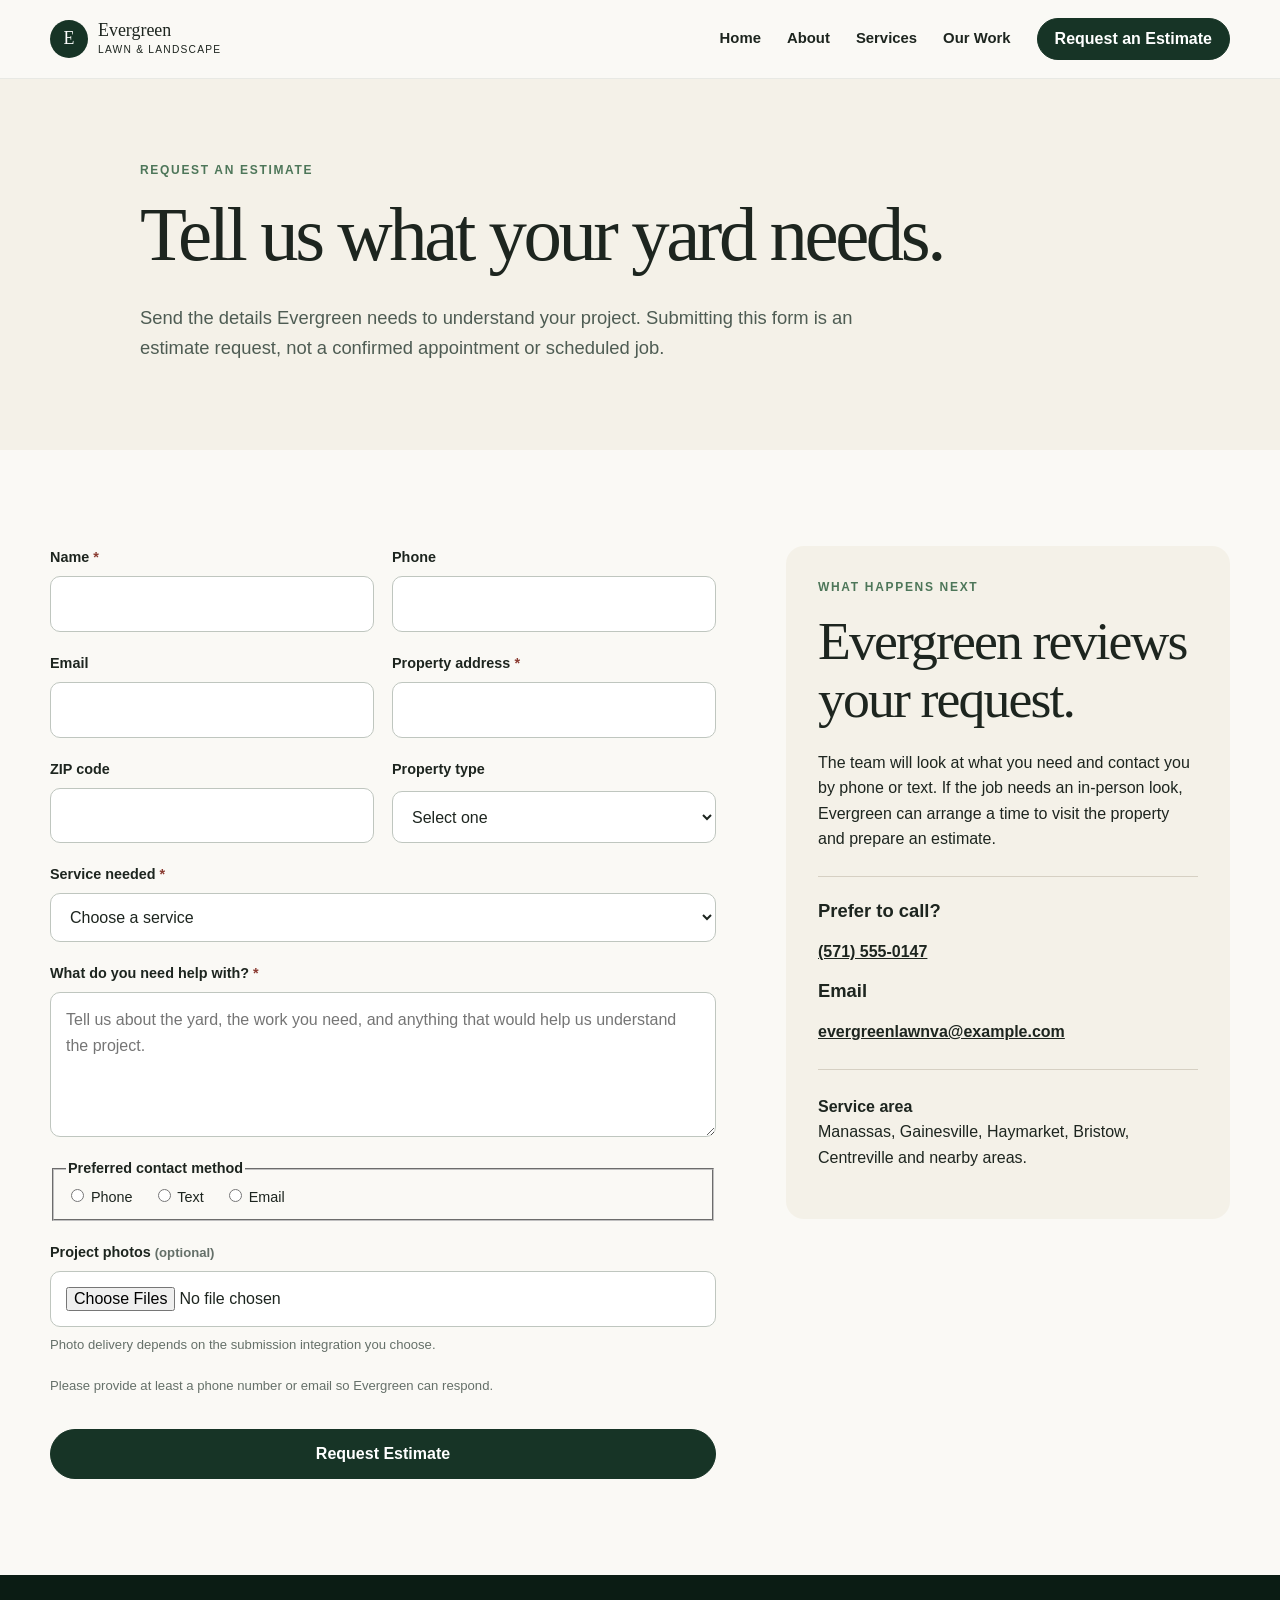
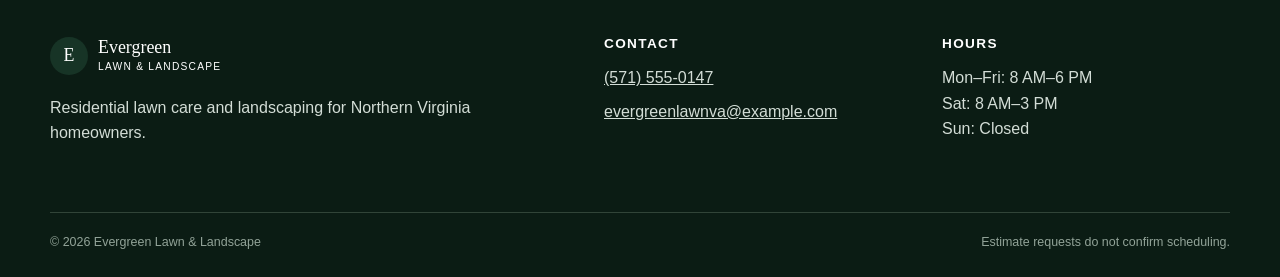
<file: pages/estimate.html>
<!DOCTYPE html>
<html lang="en">

<head>
    <meta charset="UTF-8">
    <meta name="viewport" content="width=device-width, initial-scale=1.0">

    <meta
        name="description"
        content="Request an estimate from Evergreen Lawn & Landscape for residential lawn care and landscaping in Northern Virginia."
    >

    <title>Request an Estimate | Evergreen Lawn & Landscape</title>

    <link rel="stylesheet" href="../styles.css">

    <!-- Google Analytics -->
    <script
        async
        src="https://www.googletagmanager.com/gtag/js?id=G-4KCRQ4BW93">
    </script>

    <script>
        window.dataLayer = window.dataLayer || [];

        function gtag() {
            dataLayer.push(arguments);
        }

        gtag('js', new Date());
        gtag('config', 'G-4KCRQ4BW93');
    </script>
</head>


<body>


    <!-- ==================================================
         HEADER / NAVIGATION
         ================================================== -->

    <header class="site-header">

        <div class="container nav-wrap">

            <a
                class="brand"
                href="../index.html"
            >
                <span class="brand-mark">E</span>

                <span>
                    Evergreen
                    <small>Lawn & Landscape</small>
                </span>
            </a>


            <button
                class="nav-toggle"
                type="button"
                aria-expanded="false"
                aria-controls="site-nav"
            >
                <span></span>
                <span></span>
                <span></span>
                <span class="sr-only">Open navigation</span>
            </button>


            <nav
                id="site-nav"
                class="site-nav"
            >
                <a href="../index.html">
                    Home
                </a>

                <a href="about.html">
                    About
                </a>

                <a href="../index.html#services">
                    Services
                </a>

                <a href="gallery.html">
                    Our Work
                </a>

                <a
                    class="button button-small"
                    aria-current="page"
                    href="estimate.html"
                >
                    Request an Estimate
                </a>
            </nav>

        </div>

    </header>



    <!-- ==================================================
         ESTIMATE PAGE
         ================================================== -->

    <main>


        <!-- ==================== PAGE HERO ==================== -->

        <section class="page-hero">

            <div class="container">

                <p class="eyebrow">
                    Request an estimate
                </p>

                <h1>
                    Tell us what your yard needs.
                </h1>

                <p class="lead">
                    Send the details Evergreen needs to understand your project.
                    Submitting this form is an estimate request, not a confirmed
                    appointment or scheduled job.
                </p>

            </div>

        </section>



        <!-- ==================== ESTIMATE FORM ==================== -->

        <section class="section">

            <div class="container form-layout">


                <!-- ---------- Form ---------- -->

                <div>

                    <form
                        id="estimate-form"
                        class="estimate-form"
                        action="https://api.web3forms.com/submit"
                        method="POST"
                        novalidate
                    >

                        <!-- Web3Forms -->
                        <input
                            type="hidden"
                            name="access_key"
                            value="60da700a-5eb6-46d4-9e0d-053ee95bcf23"
                        >


                        <!-- ---------- Name / Phone ---------- -->

                        <div class="field-row">


                            <div class="form-group">

                                <label for="name">
                                    Name
                                    <span class="required">*</span>
                                </label>

                                <input
                                    class="form-control"
                                    id="name"
                                    name="name"
                                    autocomplete="name"
                                    required
                                >

                            </div>


                            <div class="form-group">

                                <label for="phone">
                                    Phone
                                </label>

                                <input
                                    class="form-control"
                                    id="phone"
                                    name="phone"
                                    type="tel"
                                    autocomplete="tel"
                                >

                            </div>


                        </div>



                        <!-- ---------- Email / Address ---------- -->

                        <div class="field-row">


                            <div class="form-group">

                                <label for="email">
                                    Email
                                </label>

                                <input
                                    class="form-control"
                                    id="email"
                                    name="email"
                                    type="email"
                                    autocomplete="email"
                                >

                            </div>


                            <div class="form-group">

                                <label for="address">
                                    Property address
                                    <span class="required">*</span>
                                </label>

                                <input
                                    class="form-control"
                                    id="address"
                                    name="address"
                                    autocomplete="street-address"
                                    required
                                >

                            </div>


                        </div>



                        <!-- ---------- ZIP / Property Type ---------- -->

                        <div class="field-row">


                            <div class="form-group">

                                <label for="zip">
                                    ZIP code
                                </label>

                                <input
                                    class="form-control"
                                    id="zip"
                                    name="zip"
                                    inputmode="numeric"
                                    autocomplete="postal-code"
                                >

                            </div>


                            <div class="form-group">

                                <label for="property-type">
                                    Property type
                                </label>

                                <select
                                    class="form-control"
                                    id="property-type"
                                    name="property_type"
                                >
                                    <option value="">
                                        Select one
                                    </option>

                                    <option>
                                        Single-family home
                                    </option>

                                    <option>
                                        Townhome
                                    </option>

                                    <option>
                                        Other residential property
                                    </option>
                                </select>

                            </div>


                        </div>



                        <!-- ---------- Service ---------- -->

                        <div class="form-group">

                            <label for="service">
                                Service needed
                                <span class="required">*</span>
                            </label>

                            <select
                                class="form-control"
                                id="service"
                                name="service"
                                required
                            >
                                <option value="">
                                    Choose a service
                                </option>

                                <option>
                                    Lawn mowing
                                </option>

                                <option>
                                    Mulch installation
                                </option>

                                <option>
                                    Spring cleanup
                                </option>

                                <option>
                                    Fall cleanup
                                </option>

                                <option>
                                    Hedge & shrub trimming
                                </option>

                                <option>
                                    Aeration & overseeding
                                </option>

                                <option>
                                    Small landscaping project
                                </option>

                                <option>
                                    Not sure / multiple services
                                </option>
                            </select>

                        </div>



                        <!-- ---------- Project Description ---------- -->

                        <div class="form-group">

                            <label for="description">
                                What do you need help with?
                                <span class="required">*</span>
                            </label>

                            <textarea
                                class="form-control"
                                id="description"
                                name="description"
                                required
                                placeholder="Tell us about the yard, the work you need, and anything that would help us understand the project."
                            ></textarea>

                        </div>



                        <!-- ---------- Contact Preference ---------- -->

                        <fieldset class="form-group">

                            <legend class="fieldset-label">
                                Preferred contact method
                            </legend>


                            <div class="radio-row">

                                <label>
                                    <input
                                        type="radio"
                                        name="contact_method"
                                        value="phone"
                                    >
                                    Phone
                                </label>

                                <label>
                                    <input
                                        type="radio"
                                        name="contact_method"
                                        value="text"
                                    >
                                    Text
                                </label>

                                <label>
                                    <input
                                        type="radio"
                                        name="contact_method"
                                        value="email"
                                    >
                                    Email
                                </label>

                            </div>

                        </fieldset>



                        <!-- ---------- Project Photos ---------- -->

                        <div class="form-group">

                            <label for="photos">
                                Project photos
                                <span class="form-help">
                                    (optional)
                                </span>
                            </label>

                            <input
                                class="form-control"
                                id="photos"
                                name="photos"
                                type="file"
                                accept="image/*"
                                multiple
                            >

                            <span class="form-help">
                                Photo delivery depends on the submission
                                integration you choose.
                            </span>

                        </div>



                        <!-- ---------- Submission ---------- -->

                        <p class="form-help">
                            Please provide at least a phone number or email so
                            Evergreen can respond.
                        </p>


                        <div
                            id="form-message"
                            class="form-message"
                            role="status"
                            aria-live="polite"
                        ></div>


                        <button
                            class="button"
                            type="submit"
                        >
                            Request Estimate
                        </button>


                    </form>

                </div>



                <!-- ==================== CONTACT CARD ==================== -->

                <aside class="contact-card">

                    <p class="eyebrow">
                        What happens next
                    </p>

                    <h2>
                        Evergreen reviews your request.
                    </h2>

                    <p>
                        The team will look at what you need and contact you by
                        phone or text. If the job needs an in-person look,
                        Evergreen can arrange a time to visit the property and
                        prepare an estimate.
                    </p>


                    <hr>


                    <h3>
                        Prefer to call?
                    </h3>

                    <p>
                        <a href="tel:+15715550147">
                            (571) 555-0147
                        </a>
                    </p>


                    <h3>
                        Email
                    </h3>

                    <p>
                        <a href="mailto:evergreenlawnva@example.com">
                            evergreenlawnva@example.com
                        </a>
                    </p>


                    <hr>


                    <p>
                        <strong>
                            Service area
                        </strong>
                        <br>

                        Manassas, Gainesville, Haymarket, Bristow,
                        Centreville and nearby areas.
                    </p>

                </aside>


            </div>

        </section>


    </main>



    <!-- ==================================================
         FOOTER
         ================================================== -->

    <footer class="site-footer">


        <div class="container footer-grid">


            <div>

                <a
                    class="brand footer-brand"
                    href="../index.html"
                >

                    <span class="brand-mark">
                        E
                    </span>

                    <span>
                        Evergreen
                        <small>
                            Lawn & Landscape
                        </small>
                    </span>

                </a>


                <p>
                    Residential lawn care and landscaping for Northern
                    Virginia homeowners.
                </p>

            </div>



            <div>

                <h3>
                    Contact
                </h3>

                <a href="tel:+15715550147">
                    (571) 555-0147
                </a>

                <a href="mailto:evergreenlawnva@example.com">
                    evergreenlawnva@example.com
                </a>

            </div>



            <div>

                <h3>
                    Hours
                </h3>

                <p>
                    Mon–Fri: 8 AM–6 PM<br>
                    Sat: 8 AM–3 PM<br>
                    Sun: Closed
                </p>

            </div>


        </div>



        <div class="container footer-bottom">

            <span>
                © <span data-year></span>
                Evergreen Lawn & Landscape
            </span>

            <span>
                Estimate requests do not confirm scheduling.
            </span>

        </div>


    </footer>



    <!-- ==================================================
         JAVASCRIPT
         ================================================== -->

    <script src="../script.js"></script>


</body>

</html>
</file>
<file: styles.css>
/* ==================================================
   GLOBAL / SITE SYSTEM
   ================================================== */


/* ==================== VARIABLES ==================== */

:root {
    --green-950: #10281d;
    --green-900: #173426;
    --green-800: #214b35;
    --green-600: #4d7659;
    --green-300: #a8bea7;

    --cream: #f4f1e8;
    --cream-2: #ebe6da;
    --white: #fff;

    --ink: #1d251f;
    --muted: #657069;
    --line: #d8d8cf;

    --radius: 18px;
    --container: 1180px;

    --shadow: 0 20px 60px rgba(20, 42, 29, .12);
}



/* ==================== RESET / BASE ==================== */

* {
    box-sizing: border-box;
}

html {
    scroll-behavior: smooth;
}

body {
    margin: 0;
    font-family: Arial, Helvetica, sans-serif;
    color: var(--ink);
    background: #faf9f5;
    line-height: 1.6;
}

img {
    display: block;
    max-width: 100%;
}

a {
    color: inherit;
}

button,
input,
select,
textarea {
    font: inherit;
}



/* ==================== TYPOGRAPHY ==================== */

h1,
h2,
h3,
p {
    margin-top: 0;
}

h1,
h2,
h3 {
    line-height: 1.08;
}

h1 {
    font-family: Georgia, serif;
    font-size: clamp(3rem, 7vw, 6.4rem);
    font-weight: 500;
    letter-spacing: -.045em;
    margin-bottom: 26px;
}

h2 {
    font-family: Georgia, serif;
    font-size: clamp(2.2rem, 4.2vw, 4rem);
    font-weight: 500;
    letter-spacing: -.035em;
    margin-bottom: 22px;
}

h3 {
    font-size: 1.15rem;
}

.lead {
    font-size: 1.15rem;
    max-width: 650px;
    color: #4e5c53;
}

.eyebrow {
    margin: 0 0 14px;
    text-transform: uppercase;
    letter-spacing: .14em;
    font-size: .75rem;
    font-weight: 800;
    color: var(--green-600);
}

.eyebrow.light {
    color: #c8d8c8;
}



/* ==================== CONTAINERS / SECTIONS ==================== */

.container {
    width: min(calc(100% - 40px), var(--container));
    margin-inline: auto;
}

.section {
    padding: 96px 0;
}

.section-heading {
    max-width: 760px;
    margin-bottom: 44px;
}

.split-heading {
    max-width: none;
    display: grid;
    grid-template-columns: 1.2fr .8fr;
    gap: 70px;
    align-items: end;
}

.split-heading p {
    color: var(--muted);
    max-width: 500px;
}



/* ==================== BUTTONS / LINKS ==================== */

.button {
    display: inline-flex;
    justify-content: center;
    align-items: center;

    min-height: 50px;
    padding: 0 22px;

    background: var(--green-900);
    color: white;

    text-decoration: none;

    border: 1px solid var(--green-900);
    border-radius: 999px;

    font-weight: 700;
    cursor: pointer;
}

.button:hover {
    background: var(--green-800);
}

.button-small {
    min-height: 42px;
    padding: 0 17px;
}

.button-light {
    background: var(--cream);
    border-color: var(--cream);
    color: var(--green-950);
}

.button-light:hover {
    background: white;
}

.button-row {
    display: flex;
    gap: 22px;
    align-items: center;
    flex-wrap: wrap;
}

.text-link {
    font-weight: 800;
    text-decoration: none;
    border-bottom: 1px solid currentColor;
    padding-bottom: 3px;
}



/* ==================== SHARED UTILITIES ==================== */

.sr-only {
    position: absolute;

    width: 1px;
    height: 1px;

    padding: 0;
    margin: -1px;

    overflow: hidden;

    clip: rect(0, 0, 0, 0);

    white-space: nowrap;
    border: 0;
}

.image-placeholder {
    position: relative;
    background: linear-gradient(135deg, #dce3d8, #aebfa9);
    overflow: hidden;
}

.image-placeholder img[src="#"] {
    display: none;
}

.image-placeholder figcaption {
    position: absolute;
    left: 18px;
    right: 18px;
    bottom: 18px;

    padding: 10px 12px;

    background: rgba(16, 40, 29, .82);
    color: white;

    border-radius: 8px;

    font-size: .78rem;
}



/* ==================================================
   HEADER / NAVIGATION
   ================================================== */

.site-header {
    position: sticky;
    top: 0;
    z-index: 50;

    background: rgba(250, 249, 245, .94);
    backdrop-filter: blur(12px);

    border-bottom: 1px solid rgba(16, 40, 29, .08);
}

.nav-wrap {
    min-height: 78px;

    display: flex;
    align-items: center;
    justify-content: space-between;

    gap: 30px;
}

.brand {
    display: inline-flex;
    align-items: center;
    gap: 10px;

    text-decoration: none;

    font-family: Georgia, serif;
    font-size: 1.12rem;
    line-height: 1;
}

.brand small {
    display: block;

    font-family: Arial, sans-serif;
    font-size: .64rem;

    text-transform: uppercase;
    letter-spacing: .12em;

    margin-top: 5px;
}

.brand-mark {
    display: grid;
    place-items: center;

    width: 38px;
    height: 38px;

    border-radius: 50%;

    background: var(--green-900);
    color: white;

    font-family: Georgia, serif;
}

.site-nav {
    display: flex;
    align-items: center;
    gap: 26px;
}

.site-nav > a:not(.button) {
    text-decoration: none;
    font-weight: 700;
    font-size: .93rem;
}

.site-nav > a.active:not(.button) {
    color: var(--green-600);
}

.nav-toggle {
    display: none;

    background: none;
    border: 0;

    padding: 8px;
}

.nav-toggle > span:not(.sr-only) {
    display: block;

    width: 25px;
    height: 2px;

    background: var(--ink);

    margin: 5px 0;
}



/* ==================================================
   HOME PAGE
   ================================================== */


/* ==================== HERO ==================== */

.hero {
    padding: 76px 0 82px;
    background: var(--cream);
}

.hero-grid {
    display: grid;
    grid-template-columns: 1.08fr .92fr;

    gap: 70px;
    align-items: center;
}

.hero-proof {
    display: flex;
    gap: 32px;

    margin-top: 52px;
    padding-top: 24px;

    border-top: 1px solid #cfcabc;
}

.hero-proof div {
    display: grid;
}

.hero-proof strong {
    font-family: Georgia, serif;
    font-size: 1.55rem;
}

.hero-proof span {
    font-size: .78rem;
    color: var(--muted);
}

.hero-media {
    min-height: 590px;
    margin: 0;

    border-radius: 140px 140px 20px 20px;

    overflow: hidden;

    background: #dce3d8;
    box-shadow: var(--shadow);
}



/* ==================== SERVICE AREA ==================== */

.service-strip {
    padding: 18px 0;

    background: var(--green-950);
    color: #dbe4dc;

    text-align: center;
    font-size: .9rem;
}

.service-strip strong {
    color: white;
    margin-right: 16px;
}



/* ==================== SERVICES ==================== */

.services-grid {
    display: grid;
    grid-template-columns: repeat(3, 1fr);

    border-top: 1px solid var(--line);
    border-left: 1px solid var(--line);
}

.service-card {
    padding: 34px;
    min-height: 260px;

    border-right: 1px solid var(--line);
    border-bottom: 1px solid var(--line);

    background: #faf9f5;
}

.service-card.featured {
    background: var(--cream);
}

.service-card > span {
    font-size: .75rem;
    color: var(--green-600);
    font-weight: 800;
}

.service-card h3 {
    margin-top: 45px;

    font-family: Georgia, serif;
    font-size: 1.55rem;
}

.service-card p {
    color: var(--muted);
    margin-bottom: 0;
}



/* ==================== ABOUT PREVIEW ==================== */

.section-dark {
    background: var(--green-950);
    color: white;
}

.story-grid {
    display: grid;
    grid-template-columns: 1.1fr .9fr;
    gap: 90px;
}

.story-grid > div:first-child > p:not(.eyebrow) {
    color: #c4d0c7;
    max-width: 650px;
}

.principles {
    border-top: 1px solid #496052;
}

.principles > div {
    padding: 25px 0;
    border-bottom: 1px solid #496052;
}

.principles strong {
    font-family: Georgia, serif;
    font-size: 1.45rem;
}

.principles p {
    margin: 5px 0 0;
    color: #b8c7bc;
}



/* ==================== GALLERY / WORK ==================== */

.preview-gallery {
    display: grid;

    grid-template-columns: 1.1fr .9fr;
    grid-template-rows: 250px 250px;

    gap: 14px;
    margin-bottom: 28px;
}

.preview-gallery figure {
    margin: 0;
    min-height: 250px;
}

.preview-gallery .tall {
    grid-row: 1 / 3;
}



/* ==================== REVIEWS ==================== */

.reviews-section {
    background: var(--cream);
}

.reviews-grid {
    display: grid;
    grid-template-columns: repeat(3, 1fr);
    gap: 18px;
}

.reviews-grid blockquote {
    margin: 0;
    padding: 32px;

    border: 1px solid #d6d0c3;

    background: #faf9f5;

    font-family: Georgia, serif;
    font-size: 1.15rem;
    line-height: 1.55;
}



/* ==================== CTA ==================== */

.cta-band {
    padding: 70px 0;

    background: var(--green-800);
    color: white;
}

.cta-grid {
    display: flex;
    justify-content: space-between;
    align-items: center;

    gap: 50px;
}

.cta-grid h2 {
    margin-bottom: 10px;
}

.cta-grid p:last-child {
    color: #d4dfd7;
    margin-bottom: 0;
}



/* ==================================================
   ABOUT PAGE
   ================================================== */


/* ==================== PAGE HERO ==================== */

.page-hero {
    padding: 82px 0 70px;
    background: var(--cream);
}

.page-hero .container {
    max-width: 1000px;
}

.page-hero h1 {
    font-size: clamp(3.1rem, 6vw, 5.7rem);
}

.page-hero .lead {
    max-width: 760px;
}



/* ==================== OUR STORY ==================== */

.about-intro {
    display: grid;
    grid-template-columns: .9fr 1.1fr;

    gap: 70px;
    align-items: center;
}

.portrait-placeholder {
    min-height: 560px;
    margin: 0;

    border-radius: 20px 100px 20px 20px;
}



/* ==================== VALUES ==================== */

.value-list {
    display: grid;
    gap: 0;

    border-top: 1px solid var(--line);
}

.value-item {
    display: grid;
    grid-template-columns: 100px 1fr;

    gap: 24px;
    padding: 25px 0;

    border-bottom: 1px solid var(--line);
}

.value-item span {
    color: var(--green-600);
    font-weight: 800;
}



/* ==================== SERVICE AREA ==================== */

.local-panel {
    padding: 50px;

    background: var(--cream);

    border-radius: var(--radius);
}

.local-panel ul {
    columns: 2;
    padding-left: 20px;
}



/* ==================================================
   GALLERY PAGE
   ================================================== */


/* ==================== FEATURED PROJECT ==================== */

.gallery-feature {
    display: grid;
    grid-template-columns: 1.15fr .85fr;

    gap: 20px;
    align-items: stretch;
}

.gallery-feature figure,
.gallery-grid figure,
.before-after figure {
    margin: 0;
    min-height: 360px;
}

.gallery-feature .project-copy {
    padding: 45px;

    background: var(--green-950);
    color: white;
}

.gallery-feature .project-copy p {
    color: #c6d2c9;
}



/* ==================== BEFORE & AFTER ==================== */

.before-after {
    display: grid;
    grid-template-columns: 1fr 1fr;

    gap: 14px;
}

.before-after figure {
    min-height: 420px;
}

.before-after figcaption {
    font-weight: 800;
}

.gallery-note {
    margin-top: 20px;

    color: var(--muted);

    font-size: .9rem;
}



/* ==================== COMPLETED WORK ==================== */

.gallery-grid {
    display: grid;
    grid-template-columns: repeat(3, 1fr);

    gap: 14px;
}

.gallery-grid figure {
    min-height: 330px;
}

.gallery-grid figure:nth-child(2),
.gallery-grid figure:nth-child(5) {
    min-height: 470px;
}



/* ==================================================
   ESTIMATE PAGE
   ================================================== */


/* ==================== FORM LAYOUT ==================== */

.form-layout {
    display: grid;
    grid-template-columns: minmax(0, 1.2fr) minmax(280px, .8fr);

    gap: 70px;
    align-items: start;
}



/* ==================== ESTIMATE FORM ==================== */

.estimate-form {
    display: grid;
    gap: 20px;
}

.field-row {
    display: grid;
    grid-template-columns: 1fr 1fr;

    gap: 18px;
}

.form-group {
    display: grid;
    gap: 7px;
}

.form-group label,
.fieldset-label {
    font-weight: 800;
    font-size: .9rem;
}

.form-control {
    width: 100%;
    padding: 14px 15px;

    border: 1px solid #bfc6bf;
    border-radius: 10px;

    background: white;
    color: var(--ink);
}

.form-control:focus {
    outline: 3px solid rgba(77, 118, 89, .18);
    border-color: var(--green-600);
}

textarea.form-control {
    min-height: 145px;
    resize: vertical;
}

.radio-row {
    display: flex;
    gap: 20px;
    flex-wrap: wrap;
}

.radio-row label {
    font-weight: 400;
}

.form-help {
    font-size: .82rem;
    color: var(--muted);
}

.required {
    color: #8a3b31;
}



/* ==================== FORM MESSAGE ==================== */

.form-message {
    display: none;

    padding: 14px 16px;

    border-radius: 10px;
}

.form-message.show {
    display: block;
}

.form-message.error {
    background: #f9e5e2;
    color: #7b2d23;
}

.form-message.info {
    background: #e7efe8;
    color: #294b34;
}



/* ==================== CONTACT CARD ==================== */

.contact-card {
    position: sticky;
    top: 110px;

    padding: 32px;

    background: var(--cream);

    border-radius: var(--radius);
}

.contact-card hr {
    border: 0;
    border-top: 1px solid #d6d0c3;

    margin: 24px 0;
}

.contact-card a {
    font-weight: 800;
}



/* ==================================================
   FOOTER
   ================================================== */

.site-footer {
    padding: 62px 0 24px;

    background: #0b1c14;
    color: #d3ddd6;
}

.footer-grid {
    display: grid;
    grid-template-columns: 1.4fr .8fr .8fr;

    gap: 50px;
}

.footer-grid h3 {
    color: white;

    font-size: .85rem;

    text-transform: uppercase;
    letter-spacing: .1em;
}

.footer-grid a:not(.brand) {
    display: block;

    color: #d3ddd6;

    margin-bottom: 8px;
}

.footer-brand {
    color: white;
    margin-bottom: 20px;
}

.footer-bottom {
    display: flex;
    justify-content: space-between;

    gap: 20px;

    border-top: 1px solid #314438;

    margin-top: 50px;
    padding-top: 20px;

    font-size: .78rem;
    color: #92a398;
}



/* ==================================================
   RESPONSIVE
   ================================================== */


/* ==================== TABLET ==================== */

@media (max-width: 900px) {

    /* Header / Navigation */

    .nav-toggle {
        display: block;
    }

    .site-nav {
        display: none;

        position: absolute;
        top: 78px;
        left: 0;
        right: 0;

        padding: 20px;

        background: #faf9f5;

        border-bottom: 1px solid var(--line);

        flex-direction: column;
        align-items: stretch;
    }

    .site-nav.open {
        display: flex;
    }


    /* Layouts */

    .hero-grid,
    .story-grid,
    .about-intro,
    .form-layout,
    .gallery-feature,
    .split-heading {
        grid-template-columns: 1fr;
    }


    /* Home Page */

    .hero-media {
        min-height: 460px;
        border-radius: 90px 90px 18px 18px;
    }

    .services-grid {
        grid-template-columns: repeat(2, 1fr);
    }

    .story-grid {
        gap: 50px;
    }

    .split-heading {
        gap: 10px;
    }


    /* Gallery / Reviews */

    .reviews-grid,
    .gallery-grid {
        grid-template-columns: 1fr 1fr;
    }


    /* Estimate Page */

    .form-layout {
        gap: 40px;
    }

    .contact-card {
        position: static;
    }


    /* Footer */

    .footer-grid {
        grid-template-columns: 1fr 1fr;
    }

    .footer-grid > div:first-child {
        grid-column: 1 / -1;
    }

}



/* ==================== MOBILE ==================== */

@media (max-width: 620px) {

    /* Global */

    .container {
        width: min(calc(100% - 28px), var(--container));
    }

    .section {
        padding: 68px 0;
    }


    /* Home Page */

    .hero {
        padding: 55px 0;
    }

    .hero-grid {
        gap: 40px;
    }

    .hero-media {
        min-height: 360px;
    }

    .hero-proof {
        gap: 18px;
        justify-content: space-between;
    }

    .services-grid {
        grid-template-columns: 1fr;
    }

    .service-card {
        min-height: 220px;
        padding: 28px;
    }

    .preview-gallery {
        grid-template-columns: 1fr;
        grid-template-rows: repeat(3, 260px);
    }

    .preview-gallery .tall {
        grid-row: auto;
    }


    /* Shared Grids */

    .reviews-grid,
    .gallery-grid,
    .field-row,
    .before-after {
        grid-template-columns: 1fr;
    }


    /* CTA */

    .cta-grid {
        align-items: flex-start;
        flex-direction: column;
    }


    /* About Page */

    .local-panel {
        padding: 30px;
    }

    .local-panel ul {
        columns: 1;
    }

    .value-item {
        grid-template-columns: 60px 1fr;
    }


    /* Gallery Page */

    .gallery-feature figure,
    .before-after figure,
    .gallery-grid figure,
    .gallery-grid figure:nth-child(2),
    .gallery-grid figure:nth-child(5) {
        min-height: 300px;
    }


    /* Interior Page Hero */

    .page-hero {
        padding: 60px 0 50px;
    }


    /* Footer */

    .footer-grid {
        grid-template-columns: 1fr;
    }

    .footer-grid > div:first-child {
        grid-column: auto;
    }

    .footer-bottom {
        align-items: flex-start;
        flex-direction: column;
    }

}
</file>
